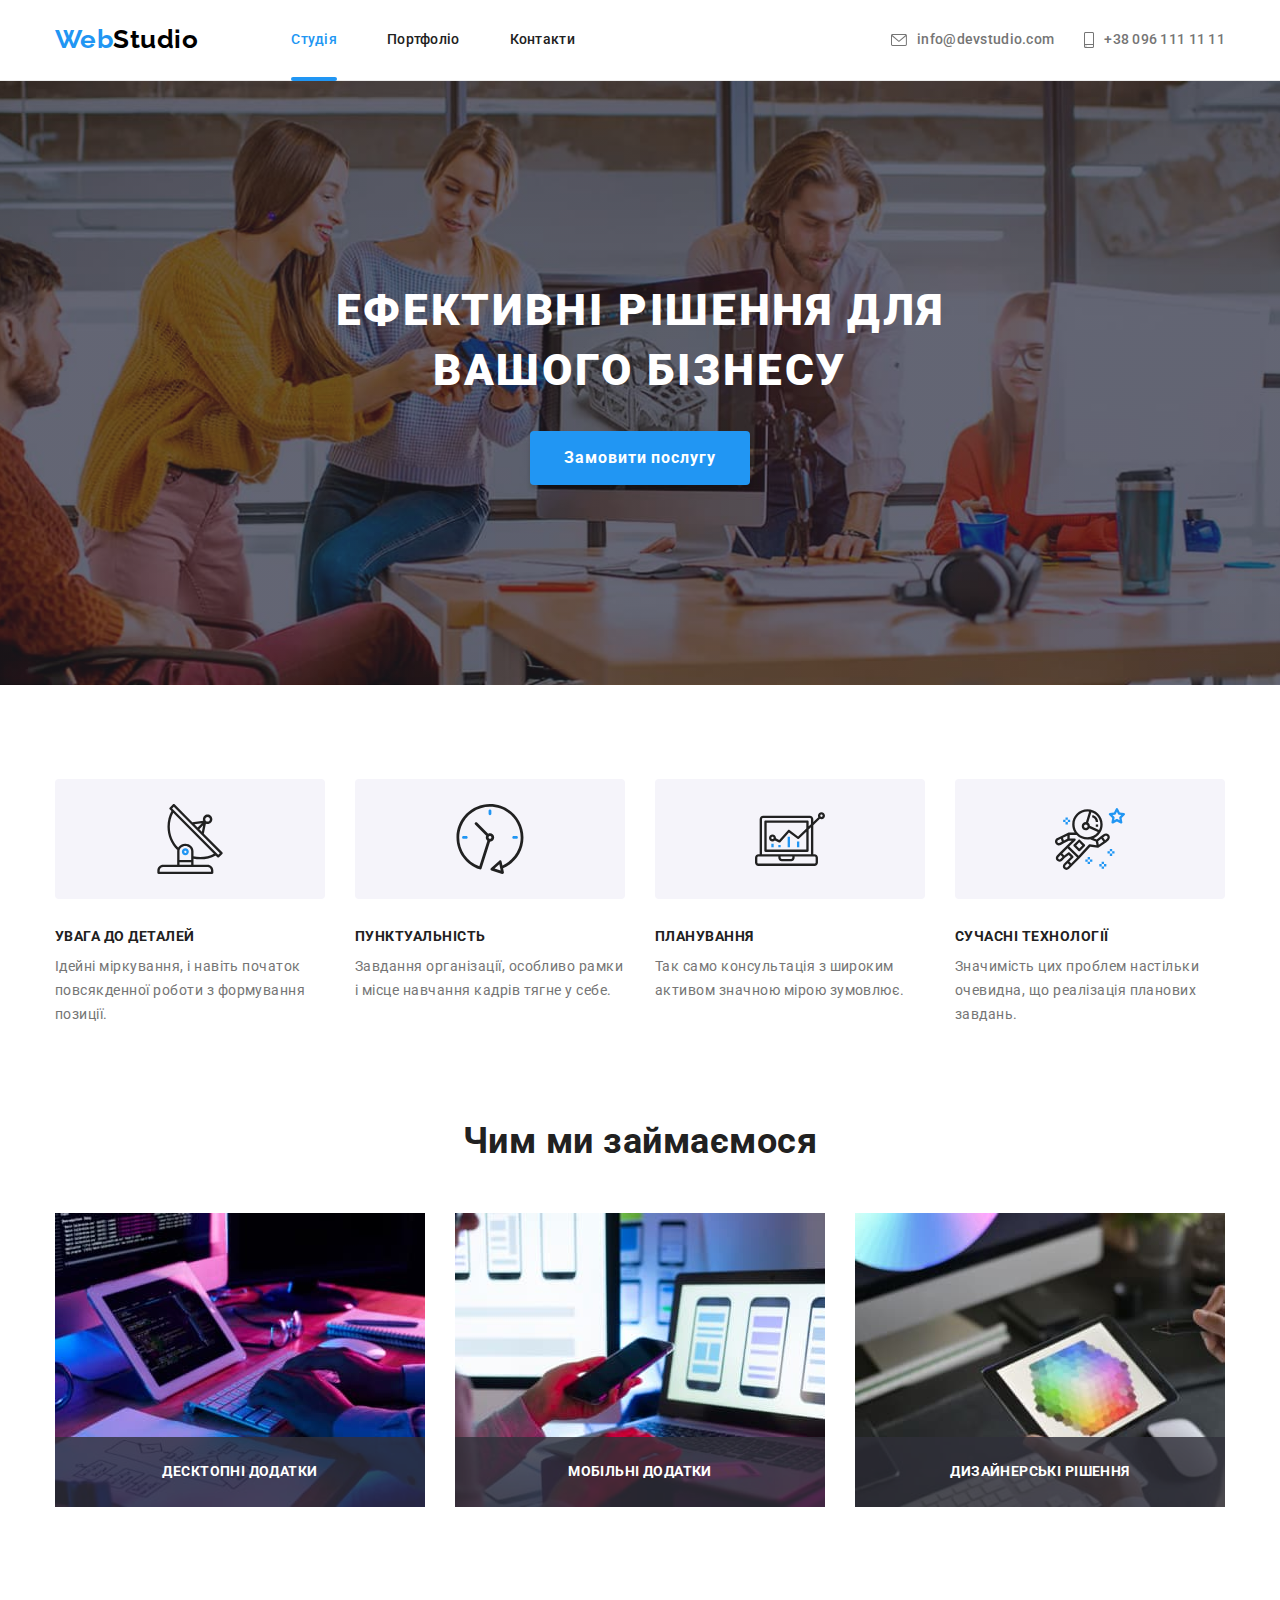
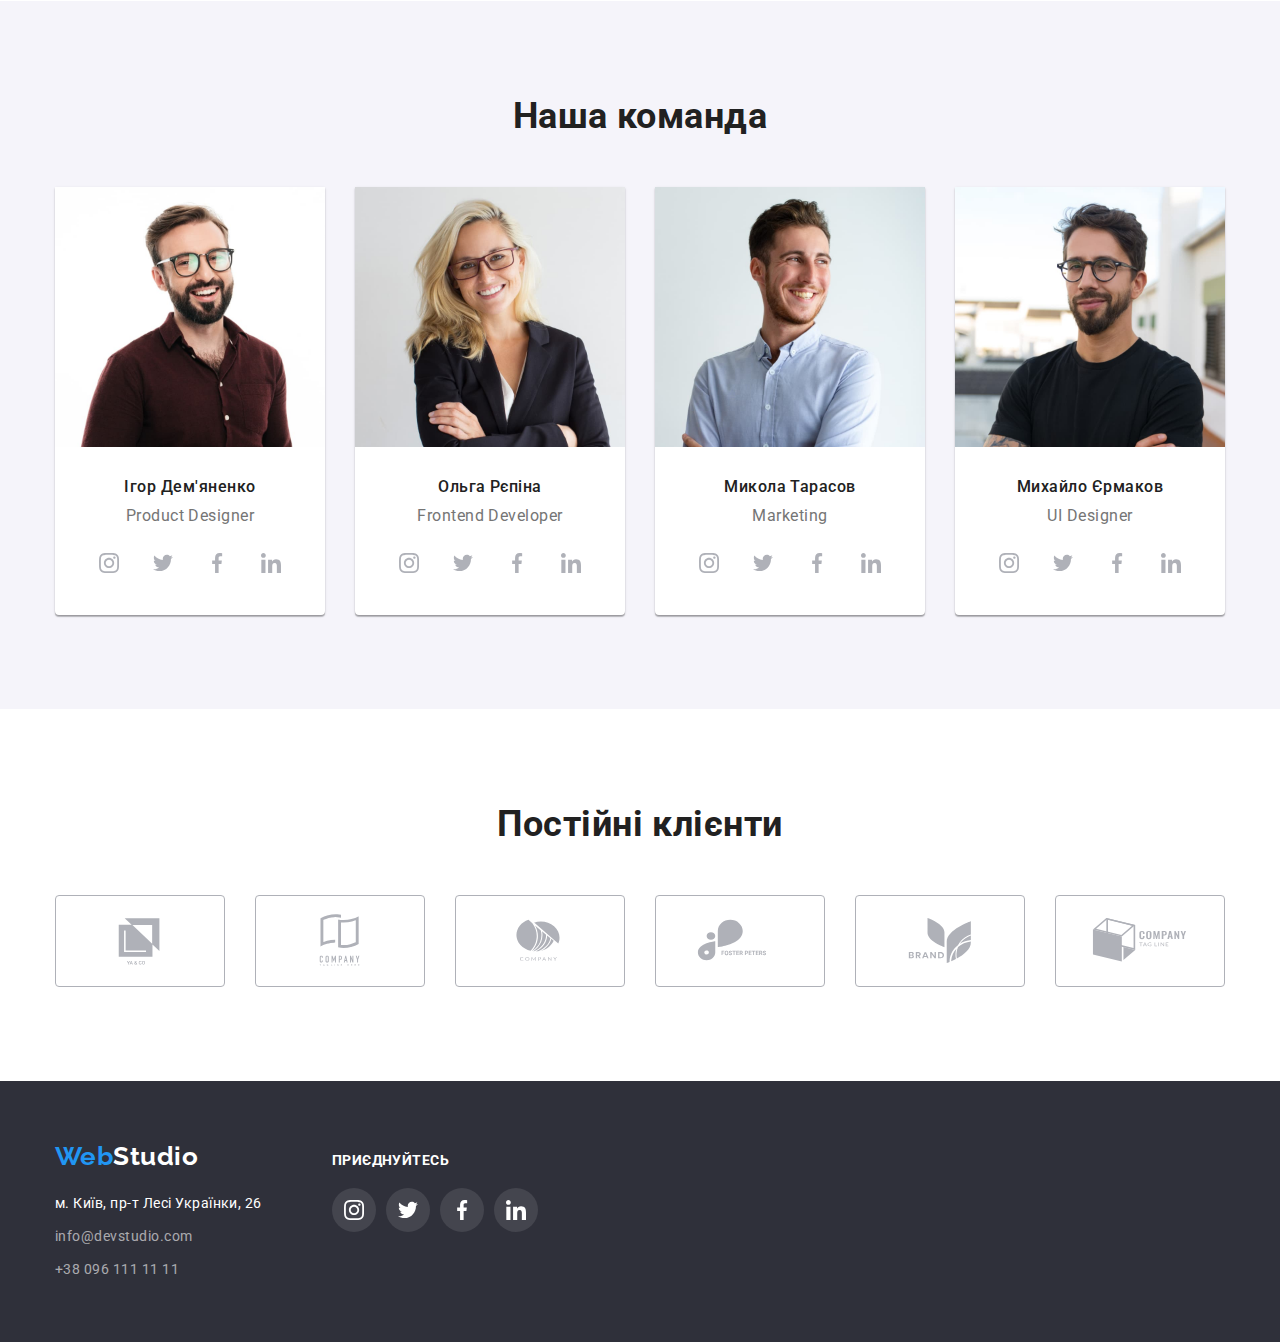
<file: index.html>
<!DOCTYPE html>
<html lang="uk">
  <head>
    <meta charset="UTF-8" />
    <meta http-equiv="X-UA-Compatible" content="IE=edge" />
    <meta name="viewport" content="width=device-width, initial-scale=1.0" />
    <title>Студія</title>
    <link rel="preconnect" href="https://fonts.googleapis.com" />
    <link rel="preconnect" href="https://fonts.gstatic.com" crossorigin />
    <link
      href="https://fonts.googleapis.com/css2?family=Raleway:wght@700&family=Roboto:wght@400;500;700;900&display=swap"
      rel="stylesheet"
    />
    <link
      rel="stylesheet"
      href="https://cdnjs.cloudflare.com/ajax/libs/modern-normalize/1.1.0/modern-normalize.min.css"
    />
    <link rel="stylesheet" href="./css/styles.css" />
  </head>
  <body>
    <!-- Шапка сайта -->
    <header class="page-header">
      <div class="container main-nav">
        <!-- Навігація -->
        <nav class="main-nav">
          <a lang="en" href="./index.html" class="logo link-hidden"
            >Web<span class="logo-header">Studio</span></a
          >
          <ul class="site-nav list-hidden">
            <li class="item">
              <a href="./index.html" class="link link-hidden current"
                >Студія
                <div class="underline-decor"></div>
              </a>
            </li>
            <li class="item">
              <a href="./portfolio.html" class="link link-hidden">Портфоліо</a>
            </li>
            <li class="item"><a href="#" class="link link-hidden">Контакти</a></li>
          </ul>
        </nav>
        <!-- Лінки контактів -->
        <ul class="links-contact list-hidden">
          <li class="item">
            <a href="mailto:info@devstudio.com" class="contact link-hidden">
              <svg class="contact-icon" width="16" height="12">
                <use href="./images/icons.svg#icon-envelope"></use>
              </svg>
              <span>info@devstudio.com</span></a
            >
          </li>
          <li class="item">
            <a href="tel:+380961111111" class="contact link-hidden">
              <svg class="contact-icon" width="10" height="16">
                <use href="./images/icons.svg#icon-smartphone"></use>
              </svg>
              <span>+38 096 111 11 11</span></a
            >
          </li>
        </ul>
      </div>
    </header>
    <main>
      <!-- Герой -->
      <section class="hero-section">
        <h1 class="title">Ефективні рішення для вашого бізнесу</h1>
        <button data-modal-open class="title-button cursor" type="button">Замовити послугу</button>
        <div data-modal class="backdrop is-hidden">
          <div class="modal">
            <button data-modal-close type="button" class="button-close cursor">
              <svg class="button-picture" width="18" height="18">
                <use href="./images/icons.svg#icon-close-black"></use>
              </svg>
            </button>
          </div>
        </div>
      </section>
      <!-- features -->
      <section class="section">
        <div class="container">
          <h2 class="section-title visually-hidden">Наші особливості</h2>
          <ul class="list-box list-hidden">
            <li class="item">
              <div class="features-box">
                <svg class="features-picture" width="70" height="70">
                  <use href="./images/icons.svg#icon-antenna"></use>
                </svg>
              </div>
              <h3 class="caption">УВАГА ДО ДЕТАЛЕЙ</h3>
              <p class="caption-text">
                Ідейні міркування, і навіть початок повсякденної роботи з формування позиції.
              </p>
            </li>
            <li class="item">
              <div class="features-box">
                <svg class="features-picture" width="70" height="70">
                  <use href="./images/icons.svg#icon-clock"></use>
                </svg>
              </div>
              <h3 class="caption">ПУНКТУАЛЬНІСТЬ</h3>
              <p class="caption-text">
                Завдання організації, особливо рамки і місце навчання кадрів тягне у себе.
              </p>
            </li>
            <li class="item">
              <div class="features-box">
                <svg class="features-picture" width="70" height="70">
                  <use href="./images/icons.svg#icon-diagram"></use>
                </svg>
              </div>
              <h3 class="caption">ПЛАНУВАННЯ</h3>
              <p class="caption-text">
                Так само консультація з широким активом значною мірою зумовлює.
              </p>
            </li>
            <li class="item">
              <div class="features-box">
                <svg class="features-picture" width="70" height="70">
                  <use href="./images/icons.svg#icon-astronaut"></use>
                </svg>
              </div>
              <h3 class="caption">СУЧАСНІ ТЕХНОЛОГІЇ</h3>
              <p class="caption-text">
                Значимість цих проблем настільки очевидна, що реалізація планових завдань.
              </p>
            </li>
          </ul>
        </div>
      </section>
      <!-- Чим ми займаємося -->
      <section class="section no-padding">
        <div class="container">
          <h2 class="section-title">Чим ми займаємося</h2>
          <ul class="list-images list-hidden">
            <li class="item-images">
              <div class="thumb-features">
                <img
                  class="images"
                  src="./images/webdev.jpg"
                  alt="Веб-розробник пише код"
                  width="370"
                />
                <div class="thumb-background">
                  <p class="thumb-caption">Десктопні додатки</p>
                </div>
              </div>
            </li>
            <li class="item-images">
              <div class="thumb-features">
                <img
                  class="images"
                  src="./images/designer.jpg"
                  alt="Дизайнер малює макет"
                  width="370"
                />
                <div class="thumb-background">
                  <p class="thumb-caption">Мобільні додатки</p>
                </div>
              </div>
            </li>
            <li class="item-images">
              <div class="thumb-features">
                <img
                  class="images"
                  src="./images/takingcolor.jpg"
                  alt="Людина обирає колір"
                  width="370"
                />
                <div class="thumb-background">
                  <p class="thumb-caption">Дизайнерські рішення</p>
                </div>
              </div>
            </li>
          </ul>
        </div>
      </section>
      <!-- Перелік команди -->
      <section class="team section">
        <div class="container">
          <h2 class="section-title">Наша команда</h2>
          <ul class="worker-list list-hidden">
            <li class="item">
              <img
                class="worker-avatar"
                src="./images/smilingworker.jpg"
                alt="Фото продуктового дизайнера"
                width="270"
              />
              <div class="worker-container">
                <h3 class="worker-name caption">Ігор Дем'яненко</h3>
                <p lang="en" class="caption-text">Product Designer</p>

                <ul class="list-hidden socials">
                  <li class="link-socials">
                    <a href="" class="socials-attention">
                      <svg class="features-picture" width="20" height="20">
                        <use href="./images/icons.svg#icon-instagram"></use>
                      </svg>
                    </a>
                  </li>
                  <li class="link-socials">
                    <a href="" class="socials-attention">
                      <svg class="features-picture" width="20" height="20">
                        <use href="./images/icons.svg#icon-twitter"></use>
                      </svg>
                    </a>
                  </li>
                  <li class="link-socials">
                    <a href="" class="socials-attention">
                      <svg class="features-picture" width="20" height="20">
                        <use href="./images/icons.svg#icon-facebook"></use>
                      </svg>
                    </a>
                  </li>
                  <li class="link-socials">
                    <a href="" class="socials-attention">
                      <svg class="features-picture" width="20" height="20">
                        <use href="./images/icons.svg#icon-linkedin"></use>
                      </svg>
                    </a>
                  </li>
                </ul>
              </div>
            </li>
            <li class="item">
              <img
                class="worker-avatar"
                src="./images/smiling-frontend-dev.jpg"
                alt="Фото фронтенд-розробниці"
                width="270"
              />
              <div class="worker-container">
                <h3 class="worker-name caption">Ольга Рєпіна</h3>
                <p lang="en" class="caption-text">Frontend Developer</p>

                <ul class="list-hidden socials">
                  <li class="link-socials">
                    <a href="" class="socials-attention">
                      <svg class="features-picture" width="20" height="20">
                        <use href="./images/icons.svg#icon-instagram"></use>
                      </svg>
                    </a>
                  </li>
                  <li class="link-socials">
                    <a href="" class="socials-attention">
                      <svg class="features-picture" width="20" height="20">
                        <use href="./images/icons.svg#icon-twitter"></use>
                      </svg>
                    </a>
                  </li>
                  <li class="link-socials">
                    <a href="" class="socials-attention">
                      <svg class="features-picture" width="20" height="20">
                        <use href="./images/icons.svg#icon-facebook"></use>
                      </svg>
                    </a>
                  </li>
                  <li class="link-socials">
                    <a href="" class="socials-attention">
                      <svg class="features-picture" width="20" height="20">
                        <use href="./images/icons.svg#icon-linkedin"></use>
                      </svg>
                    </a>
                  </li>
                </ul>
              </div>
            </li>
            <li class="item">
              <img
                class="worker-avatar"
                src="./images/responsible-of-marketing.jpg"
                alt="Фото відповідального за маркетинг"
                width="270"
              />
              <div class="worker-container">
                <h3 class="worker-name caption">Микола Тарасов</h3>
                <p lang="en" class="caption-text">Marketing</p>

                <ul class="list-hidden socials">
                  <li class="link-socials">
                    <a href="" class="socials-attention">
                      <svg class="features-picture" width="20" height="20">
                        <use href="./images/icons.svg#icon-instagram"></use>
                      </svg>
                    </a>
                  </li>
                  <li class="link-socials">
                    <a href="" class="socials-attention">
                      <svg class="features-picture" width="20" height="20">
                        <use href="./images/icons.svg#icon-twitter"></use>
                      </svg>
                    </a>
                  </li>
                  <li class="link-socials">
                    <a href="" class="socials-attention">
                      <svg class="features-picture" width="20" height="20">
                        <use href="./images/icons.svg#icon-facebook"></use>
                      </svg>
                    </a>
                  </li>
                  <li class="link-socials">
                    <a href="" class="socials-attention">
                      <svg class="features-picture" width="20" height="20">
                        <use href="./images/icons.svg#icon-linkedin"></use>
                      </svg>
                    </a>
                  </li>
                </ul>
              </div>
            </li>
            <li class="item">
              <img
                class="worker-avatar"
                src="./images/photo-of-UI-designer.jpg"
                alt="Фото користувацького дизайнера"
                width="270"
              />
              <div class="worker-container">
                <h3 class="worker-name caption">Михайло Єрмаков</h3>
                <p lang="en" class="caption-text">UI Designer</p>

                <ul class="list-hidden socials">
                  <li class="link-socials">
                    <a href="" class="socials-attention">
                      <svg class="features-picture" width="20" height="20">
                        <use href="./images/icons.svg#icon-instagram"></use>
                      </svg>
                    </a>
                  </li>
                  <li class="link-socials">
                    <a href="" class="socials-attention">
                      <svg class="features-picture" width="20" height="20">
                        <use href="./images/icons.svg#icon-twitter"></use>
                      </svg>
                    </a>
                  </li>
                  <li class="link-socials">
                    <a href="" class="socials-attention">
                      <svg class="features-picture" width="20" height="20">
                        <use href="./images/icons.svg#icon-facebook"></use>
                      </svg>
                    </a>
                  </li>
                  <li class="link-socials">
                    <a href="" class="socials-attention">
                      <svg class="features-picture" width="20" height="20">
                        <use href="./images/icons.svg#icon-linkedin"></use>
                      </svg>
                    </a>
                  </li>
                </ul>
              </div>
            </li>
          </ul>
        </div>
      </section>
      <!-- Постійні клієнти -->
      <section class="section">
        <div class="container">
          <h2 class="section-title">Постійні клієнти</h2>
          <ul class="list-hidden client">
            <li>
              <a class="link-hidden client-box" href=""
                ><svg class="client-picture" width="106" height="60">
                  <use href="./images/icons.svg#icon-Logo-first"></use></svg
              ></a>
            </li>
            <li>
              <a class="link-hidden client-box" href=""
                ><svg class="client-picture" width="106" height="60">
                  <use href="./images/icons.svg#icon-Logo-yaco"></use></svg
              ></a>
            </li>
            <li>
              <a class="link-hidden client-box" href=""
                ><svg class="client-picture" width="106" height="60">
                  <use href="./images/icons.svg#icon-Logo-tagline"></use></svg
              ></a>
            </li>
            <li>
              <a class="link-hidden client-box" href=""
                ><svg class="client-picture" width="106" height="60">
                  <use href="./images/icons.svg#icon-Logo-fooster"></use></svg
              ></a>
            </li>
            <li>
              <a class="link-hidden client-box" href=""
                ><svg class="client-picture" width="106" height="60">
                  <use href="./images/icons.svg#icon-Logo-brand"></use></svg
              ></a>
            </li>
            <li>
              <a class="link-hidden client-box" href=""
                ><svg class="client-picture" width="106" height="60">
                  <use href="./images/icons.svg#icon-Logo-company"></use></svg
              ></a>
            </li>
          </ul>
        </div>
      </section>
    </main>
    <footer class="footer-section">
      <div class="container">
        <div class="foot-box">
          <!-- Подвал, лого -->
          <a lang="en" href="./index.html" class="logo"
            >Web<span class="logo-footer">Studio</span></a
          >
          <!-- Адреса -->
          <address class="address">
            <ul class="address-links list-hidden">
              <li class="address-items">
                <a
                  class="link-hidden address-place"
                  href="https://goo.gl/maps/CPtrU1FHBa2aNyZL9"
                  target="_blank"
                  rel="noopener noreferrer nofollow"
                  >м. Київ, пр-т Лесі Українки, 26</a
                >
              </li>
              <li class="address-items">
                <a
                  class="contact link-hidden"
                  href="mailto:info@devstudio.com"
                  target="_blank"
                  rel="noopener noreferrer nofollow"
                  >info@devstudio.com</a
                >
              </li>
              <li class="address-items">
                <a
                  class="contact link-hidden"
                  href="tel:+380961111111"
                  target="_blank"
                  rel="noopener noreferrer nofollow"
                  >+38 096 111 11 11</a
                >
              </li>
            </ul>
          </address>
        </div>
        <div class="box-socials">
          <p class="subtitle-footer">Приєднуйтесь</p>
          <ul class="list-hidden socials">
            <li class="link-socials">
              <a href="" class="socials-attention footer-attention">
                <svg class="features-picture" width="20" height="20">
                  <use href="./images/icons.svg#icon-instagram"></use>
                </svg>
              </a>
            </li>
            <li class="link-socials">
              <a href="" class="socials-attention footer-attention">
                <svg class="features-picture" width="20" height="20">
                  <use href="./images/icons.svg#icon-twitter"></use>
                </svg>
              </a>
            </li>
            <li class="link-socials">
              <a href="" class="socials-attention footer-attention">
                <svg class="features-picture" width="20" height="20">
                  <use href="./images/icons.svg#icon-facebook"></use>
                </svg>
              </a>
            </li>
            <li class="link-socials">
              <a href="" class="socials-attention footer-attention">
                <svg class="features-picture" width="20" height="20">
                  <use href="./images/icons.svg#icon-linkedin"></use>
                </svg>
              </a>
            </li>
          </ul>
        </div>
      </div>
    </footer>
    <script src="./js/modal.js"></script>
  </body>
</html>
</file>
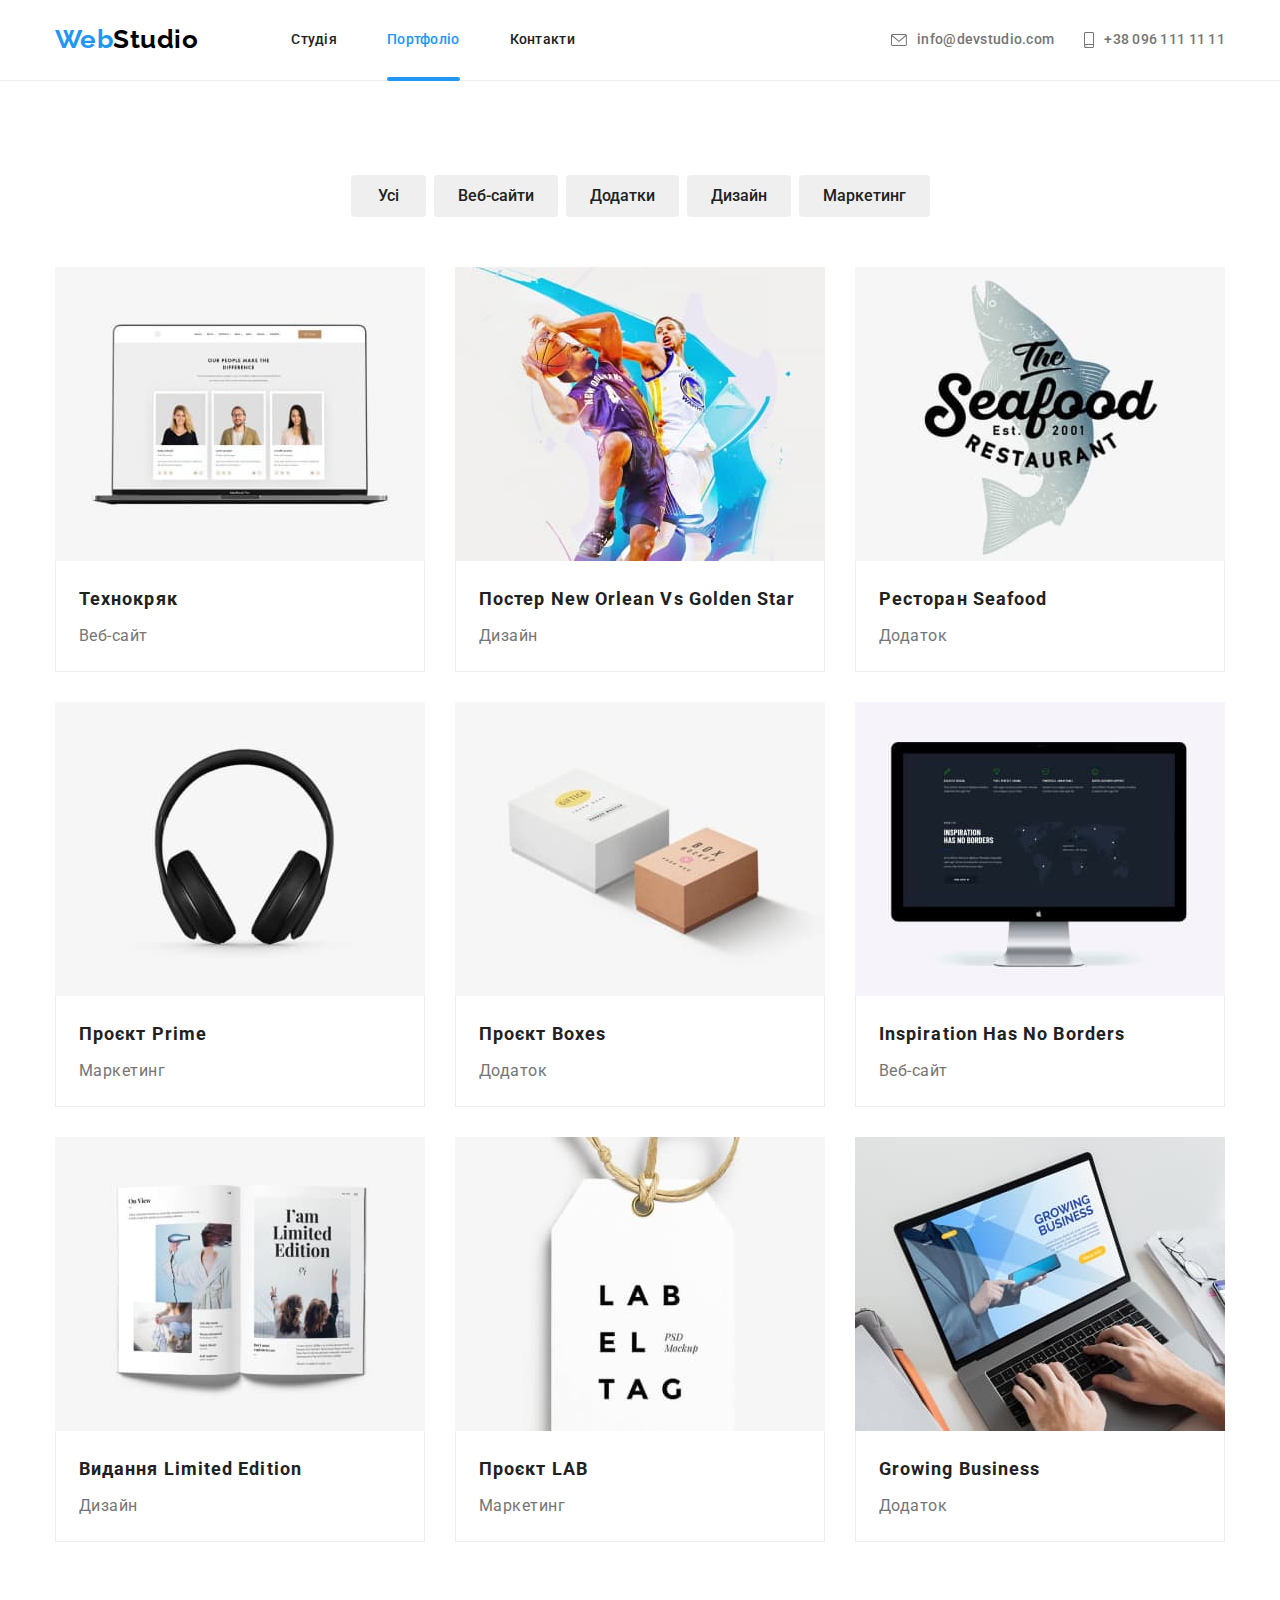
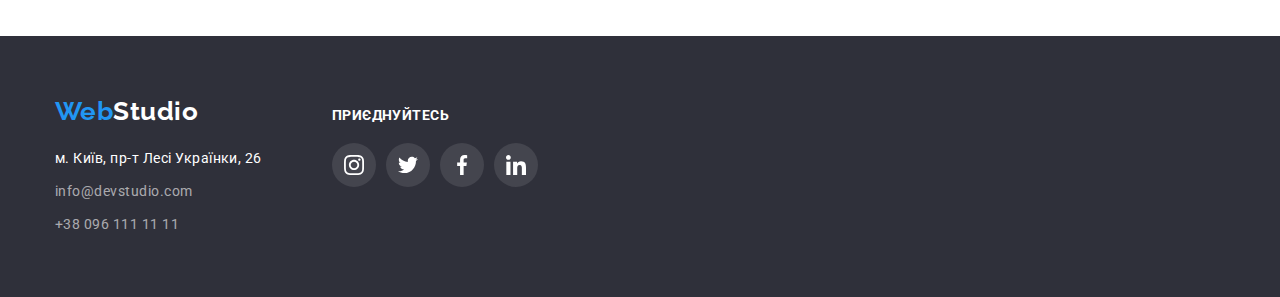
<file: portfolio.html>
<!DOCTYPE html>
<html lang="uk">
  <head>
    <meta charset="UTF-8" />
    <meta http-equiv="X-UA-Compatible" content="IE=edge" />
    <meta name="viewport" content="width=device-width, initial-scale=1.0" />
    <title>Портфоліо</title>
    <link rel="preconnect" href="https://fonts.googleapis.com" />
    <link rel="preconnect" href="https://fonts.gstatic.com" crossorigin />
    <link
      href="https://fonts.googleapis.com/css2?family=Raleway:wght@700&family=Roboto:wght@400;500;700;900&display=swap"
      rel="stylesheet"
    />
    <link
      rel="stylesheet"
      href="https://cdnjs.cloudflare.com/ajax/libs/modern-normalize/1.1.0/modern-normalize.min.css"
    />
    <link rel="stylesheet" href="./css/styles.css" />
  </head>
  <body>
    <!-- Шапка сайта -->
    <header class="page-header">
      <div class="container main-nav">
        <!-- Навігація -->
        <nav class="main-nav">
          <a lang="en" href="./index.html" class="logo link-hidden"
            >Web<span class="logo-header">Studio</span></a
          >
          <ul class="site-nav list-hidden">
            <li class="item">
              <a href="./index.html" class="link link-hidden">Студія</a>
            </li>
            <li class="item">
              <a href="./portfolio.html" class="link link-hidden current"
                >Портфоліо
                <div class="underline-decor"></div
              ></a>
            </li>
            <li class="item"><a href="#" class="link link-hidden">Контакти</a></li>
          </ul>
        </nav>
        <!-- Лінки контактів -->
        <ul class="links-contact list-hidden">
          <li class="item">
            <a href="mailto:info@devstudio.com" class="contact link-hidden">
              <svg class="contact-icon" width="16" height="12">
                <use href="./images/icons.svg#icon-envelope"></use>
              </svg>
              info@devstudio.com</a
            >
          </li>
          <li class="item">
            <a href="tel:+380961111111" class="contact link-hidden">
              <svg class="contact-icon" width="10" height="16">
                <use href="./images/icons.svg#icon-smartphone"></use>
              </svg>
              +38 096 111 11 11</a
            >
          </li>
        </ul>
      </div>
    </header>
    <main>
      <section class="section">
        <div class="container">
          <!-- Скрити заголовок -->
          <h1 class="section-title visually-hidden">Сторінка портфоліо</h1>
          <!-- Кнопки-фільтри -->
          <ul class="list-hidden small-margin">
            <li class="button-item">
              <button type="button" class="button cursor btn-main">Усі</button>
            </li>
            <li class="button-item">
              <button type="button" class="button cursor">Веб-сайти</button>
            </li>
            <li class="button-item">
              <button type="button" class="button cursor">Додатки</button>
            </li>
            <li class="button-item"><button type="button" class="button cursor">Дизайн</button></li>
            <li class="button-item">
              <button type="button" class="button cursor">Маркетинг</button>
            </li>
          </ul>
          <!-- Ассортимент з фильтрів -->
          <ul class="list-hidden filter list-benefits">
            <li class="benefits-item">
              <a href="" class="link-hidden">
                <div class="thumb">
                  <img
                    class="image-fix"
                    src="./images/techkryak.jpg"
                    alt="картинка з макетом вебсайту"
                    width="370"
                  />
                  <div class="thumb-overlay">
                    <p class="thumb-description">
                      Ресурс пропонує комплексні пропозиції з різним рівнем функціоналу та сервісів.
                      Все це дозволить відвідувачу отримати вичерпні відомості про компанію чи
                      приватну особу.
                    </p>
                  </div>
                </div>
                <div class="benefits-link">
                  <h2 class="caption secondary-caption">Технокряк</h2>
                  <p class="list-text">Веб-сайт</p>
                </div>
              </a>
            </li>
            <li class="benefits-item">
              <a href="" class="link-hidden">
                <div class="thumb">
                  <img
                    class="image-fix"
                    src="./images/poster.jpg"
                    alt="постер з баскетболістами"
                    width="370"
                  />
                  <div class="thumb-overlay">
                    <p class="thumb-description">
                      Ресурс пропонує комплексні пропозиції з різним рівнем функціоналу та сервісів.
                      Все це дозволить відвідувачу отримати вичерпні відомості про компанію чи
                      приватну особу.
                    </p>
                  </div>
                </div>
                <div class="benefits-link">
                  <h2 class="caption secondary-caption">Постер New Orlean vs Golden Star</h2>
                  <p class="list-text">Дизайн</p>
                </div>
              </a>
            </li>
            <li class="benefits-item">
              <a href="" class="link-hidden">
                <div class="thumb">
                  <img
                    class="image-fix"
                    src="./images/logo-of-restoran.jpg"
                    alt="постер з баскетболістами"
                    width="370"
                  />
                  <div class="thumb-overlay">
                    <p class="thumb-description">
                      Ресурс пропонує комплексні пропозиції з різним рівнем функціоналу та сервісів.
                      Все це дозволить відвідувачу отримати вичерпні відомості про компанію чи
                      приватну особу.
                    </p>
                  </div>
                </div>
                <div class="benefits-link">
                  <h2 class="caption secondary-caption">Ресторан Seafood</h2>
                  <p class="list-text">Додаток</p>
                </div>
              </a>
            </li>
            <li class="benefits-item">
              <a href="" class="link-hidden">
                <div class="thumb">
                  <img
                    class="image-fix"
                    src="./images/headphones.jpg"
                    alt="постер з баскетболістами"
                    width="370"
                  />
                  <div class="thumb-overlay">
                    <p class="thumb-description">
                      Ресурс пропонує комплексні пропозиції з різним рівнем функціоналу та сервісів.
                      Все це дозволить відвідувачу отримати вичерпні відомості про компанію чи
                      приватну особу.
                    </p>
                  </div>
                </div>
                <div class="benefits-link">
                  <h2 class="caption secondary-caption">Проєкт Prime</h2>
                  <p class="list-text">Маркетинг</p>
                </div>
              </a>
            </li>
            <li class="benefits-item">
              <a href="" class="link-hidden">
                <div class="thumb">
                  <img
                    class="image-fix"
                    src="./images/boxes.jpg"
                    alt="постер з баскетболістами"
                    width="370"
                  />
                  <div class="thumb-overlay">
                    <p class="thumb-description">
                      Ресурс пропонує комплексні пропозиції з різним рівнем функціоналу та сервісів.
                      Все це дозволить відвідувачу отримати вичерпні відомості про компанію чи
                      приватну особу.
                    </p>
                  </div>
                </div>
                <div class="benefits-link">
                  <h2 class="caption secondary-caption">Проєкт Boxes</h2>
                  <p class="list-text">Додаток</p>
                </div>
              </a>
            </li>
            <li class="benefits-item">
              <a href="" class="link-hidden">
                <div class="thumb">
                  <img
                    class="image-fix"
                    src="./images/pc-maket.jpg"
                    alt="постер з баскетболістами"
                    width="370"
                  />
                  <div class="thumb-overlay">
                    <p class="thumb-description">
                      Ресурс пропонує комплексні пропозиції з різним рівнем функціоналу та сервісів.
                      Все це дозволить відвідувачу отримати вичерпні відомості про компанію чи
                      приватну особу.
                    </p>
                  </div>
                </div>
                <div class="benefits-link">
                  <h2 class="caption secondary-caption">Inspiration has no Borders</h2>
                  <p class="list-text">Веб-сайт</p>
                </div>
              </a>
            </li>
            <li class="benefits-item">
              <a href="" class="link-hidden">
                <div class="thumb">
                  <img
                    class="image-fix"
                    src="./images/limited-edition.jpg"
                    alt="постер з баскетболістами"
                    width="370"
                  />
                  <div class="thumb-overlay">
                    <p class="thumb-description">
                      Ресурс пропонує комплексні пропозиції з різним рівнем функціоналу та сервісів.
                      Все це дозволить відвідувачу отримати вичерпні відомості про компанію чи
                      приватну особу.
                    </p>
                  </div>
                </div>
                <div class="benefits-link">
                  <h2 class="caption secondary-caption">Видання Limited Edition</h2>
                  <p class="list-text">Дизайн</p>
                </div>
              </a>
            </li>
            <li class="benefits-item">
              <a href="" class="link-hidden">
                <div class="thumb">
                  <img
                    class="image-fix"
                    src="./images/label.jpg"
                    alt="постер з баскетболістами"
                    width="370"
                  />
                  <div class="thumb-overlay">
                    <p class="thumb-description">
                      Ресурс пропонує комплексні пропозиції з різним рівнем функціоналу та сервісів.
                      Все це дозволить відвідувачу отримати вичерпні відомості про компанію чи
                      приватну особу.
                    </p>
                  </div>
                </div>
                <div class="benefits-link">
                  <h2 class="caption secondary-caption">Проєкт LAB</h2>
                  <p class="list-text">Маркетинг</p>
                </div>
              </a>
            </li>
            <li class="benefits-item">
              <a href="" class="link-hidden">
                <div class="thumb">
                  <img
                    class="image-fix"
                    src="./images/web-maket-on-the-laptop.jpg"
                    alt="постер з баскетболістами"
                    width="370"
                  />
                  <div class="thumb-overlay">
                    <p class="thumb-description">
                      Ресурс пропонує комплексні пропозиції з різним рівнем функціоналу та сервісів.
                      Все це дозволить відвідувачу отримати вичерпні відомості про компанію чи
                      приватну особу.
                    </p>
                  </div>
                </div>
                <div class="benefits-link">
                  <h2 class="caption secondary-caption">Growing Business</h2>
                  <p class="list-text">Додаток</p>
                </div>
              </a>
            </li>
          </ul>
        </div>
      </section>
    </main>
    <footer class="footer-section">
      <div class="container">
        <div class="foot-box">
          <!-- Подвал, лого -->
          <a lang="en" href="./index.html" class="logo"
            >Web<span class="logo-footer">Studio</span></a
          >
          <!-- Адреса -->
          <address class="address">
            <ul class="address-links list-hidden">
              <li class="address-items">
                <a
                  class="link-hidden address-place"
                  href="https://goo.gl/maps/CPtrU1FHBa2aNyZL9"
                  target="_blank"
                  rel="noopener noreferrer nofollow"
                  >м. Київ, пр-т Лесі Українки, 26</a
                >
              </li>
              <li class="address-items">
                <a
                  class="contact link-hidden"
                  href="mailto:info@devstudio.com"
                  target="_blank"
                  rel="noopener noreferrer nofollow"
                  >info@devstudio.com</a
                >
              </li>
              <li class="address-items">
                <a
                  class="contact link-hidden"
                  href="tel:+380961111111"
                  target="_blank"
                  rel="noopener noreferrer nofollow"
                  >+38 096 111 11 11</a
                >
              </li>
            </ul>
          </address>
        </div>
        <div class="box-socials">
          <h3 class="subtitle-footer">Приєднуйтесь</h3>
          <ul class="list-hidden socials">
            <li class="link-socials">
              <a href="" class="socials-attention footer-attention">
                <svg class="features-picture" width="20" height="20">
                  <use href="./images/icons.svg#icon-instagram"></use>
                </svg>
              </a>
            </li>
            <li class="link-socials">
              <a href="" class="socials-attention footer-attention">
                <svg class="features-picture" width="20" height="20">
                  <use href="./images/icons.svg#icon-twitter"></use>
                </svg>
              </a>
            </li>
            <li class="link-socials">
              <a href="" class="socials-attention footer-attention">
                <svg class="features-picture" width="20" height="20">
                  <use href="./images/icons.svg#icon-facebook"></use>
                </svg>
              </a>
            </li>
            <li class="link-socials">
              <a href="" class="socials-attention footer-attention">
                <svg class="features-picture" width="20" height="20">
                  <use href="./images/icons.svg#icon-linkedin"></use>
                </svg>
              </a>
            </li>
          </ul>
        </div>
      </div>
    </footer>
  </body>
</html>
</file>
<file: css/styles.css>
:root {
  --primary-text-color: #757575;
  --title-text-color: #212121;
  --secondary-text-color: #ffffff;
  --accent-color: #2196f3;
  --primary-bgr-color: #ffffff;
  --primary-button-bgr-color: #f5f4fa;
  --link-color: #afb1b8;
}

body {
  color: var(--primary-text-color);
  background-color: var(--primary-bgr-color);

  font-family: Roboto, sans-serif;
  font-size: 16px;
  letter-spacing: 0.03em;
}

/* Видаляє маржин у заголовків, Видаляє маржин у абзаців */

h1,
h2,
h3,
h4,
h5,
h6,
p {
  margin-top: 0;
  margin-bottom: 0;
}

/* видаляє крапки */

.list-hidden {
  list-style: none;
  padding: 0;
  margin: 0;
}

/* видаляє підкреслення під силками */

.link-hidden {
  text-decoration-line: none;
}

.visually-hidden {
  position: absolute;
  white-space: nowrap;
  width: 1px;
  height: 1px;
  overflow: hidden;
  border: 0;
  padding: 0;
  clip: rect(0 0 0 0);
  clip-path: inset(50%);
  margin: -1px;
}

svg {
  display: block;
}
/* page-header */

.page-header {
  border-bottom: 1px solid #ececec;
}

/* LOGO */

.logo {
  color: var(--accent-color);
  text-decoration-line: none;
  font-family: Raleway, sans-serif;
  font-weight: 700;
  font-size: 26px;
  line-height: 1.2;
}

.logo-header {
  color: #000000;
}

.logo-footer {
  color: #ffffff;
}

/* SITE NAV */

.site-nav {
  display: flex;
  margin-left: 93px;
}

.site-nav > .item + .item {
  margin-left: 50px;
}

.site-nav .link {
  display: block;
  padding-top: 32px;
  padding-bottom: 32px;

  color: var(--title-text-color);
  font-weight: 500;
  font-size: 14px;
  line-height: 1.14;
  letter-spacing: 0.02em;

  transition: color 250ms cubic-bezier(0.4, 0, 0.2, 1);
}

.site-nav .link:hover,
.site-nav .link:focus {
  color: var(--accent-color);
}

.site-nav .link.current {
  color: var(--accent-color);
}

/* Позиціонування підкрслення в шапці */

.link {
  position: relative;
}

.underline-decor::after {
  position: absolute;
  content: '';
  bottom: -1px;
  left: 0;

  width: 100%;
  height: 4px;
  border-radius: 2px;

  background-color: var(--accent-color);
}

/* main-nav */

.main-nav {
  display: flex;
  align-items: center;
}

/* links-contact */

.links-contact {
  display: flex;
  margin-left: auto;
}

.links-contact > .item + .item {
  margin-left: 30px;
}

.links-contact .contact {
  color: var(--primary-text-color);

  font-weight: 500;
  font-size: 14px;
  line-height: 1.14;
  letter-spacing: 0.02em;

  display: flex;
  align-items: center;

  transition: color 250ms cubic-bezier(0.4, 0, 0.2, 1);
}

.contact:hover,
.contact:focus {
  color: var(--accent-color);
}

.contact-icon {
  fill: currentColor;
  margin-right: 10px;
  display: inline-block;
}

.contact-icon:hover {
  fill: var(--accent-color);
}

/* Hero */

.title {
  width: 696px;
  margin-left: auto;
  margin-right: auto;
  color: #ffffff;
  text-transform: uppercase;
  font-weight: 900;
  font-size: 44px;
  line-height: 1.36;
  text-align: center;
  letter-spacing: 0.06em;
  margin-top: 0;
  margin-bottom: 30px;
}

.title-button {
  color: #ffffff;
  background-color: var(--accent-color);
  font-family: inherit;
  font-weight: 700;
  font-size: 16px;
  line-height: 1.88;

  letter-spacing: 0.06em;
  min-width: 216px;
  padding: 10px 32px;
  box-shadow: 0px 4px 4px rgba(0, 0, 0, 0.15);
  border-radius: 4px;
  border-color: transparent;

  transition: color, background-color, border-color 250ms cubic-bezier(0.4, 0, 0.2, 1);
}

.title-button:hover {
  color: var(--secondary-text-color);
  background-color: #188ce8;
  border-color: var(--accent-color);
}

.hero-section {
  max-width: 1600px;

  background-color: #2f303a;
  background-image: linear-gradient(to right, rgba(47, 48, 58, 0.4), rgba(47, 48, 58, 0.4)),
    url(../images/hero-banner.jpg);
  background-size: cover;
  background-position: center;
  background-repeat: no-repeat;

  text-align: center;

  margin-left: auto;
  margin-right: auto;
  padding-top: 200px;
  padding-bottom: 200px;
}

/* hero-backdrop */

.backdrop {
  position: fixed;
  z-index: 20;
  top: 0;
  left: 0;

  width: 100%;
  height: 100%;
  opacity: 1;
  transition: opacity 250ms cubic-bezier(0.4, 0, 0.2, 1);

  background-color: rgba(0, 0, 0, 0.2);
}

.backdrop.is-hidden {
  opacity: 0;
  pointer-events: none;
}

/* hero-modal */

.backdrop.is-hidden .modal {
  transform: translate(-50%, -50%) scale(1.1);
  transition: transform 250ms cubic-bezier(0.4, 0, 0.2, 1);
}

.modal {
  position: absolute;
  top: 50%;
  left: 50%;

  min-width: 528px;
  min-height: 581px;
  background-color: var(--primary-bgr-color);
  box-shadow: 0px 1px 3px rgba(0, 0, 0, 0.12), 0px 1px 1px rgba(0, 0, 0, 0.14),
    0px 2px 1px rgba(0, 0, 0, 0.2);
  border-radius: 4px;

  transform: translate(-50%, -50%) scale(1);
  transition: transform 250ms cubic-bezier(0.4, 0, 0.2, 1);
}

/* close-black button */

.button-close {
  position: absolute;
  top: 8px;
  right: 8px;

  display: flex;
  justify-content: center;
  align-items: center;

  padding: 0;
  width: 30px;
  height: 30px;
  border: 1px solid #0000001a;
  box-shadow: 0px 1px 3px rgba(0, 0, 0, 0.12), 0px 1px 1px rgba(0, 0, 0, 0.14),
    0px 2px 1px rgba(0, 0, 0, 0.2);
  border-radius: 50%;

  transition: color, background-color, border-color 250ms cubic-bezier(0.4, 0, 0.2, 1);

  background-color: var(--primary-bgr-color);
}

.button-close:hover {
  fill: var(--accent-color);
}

/* features box */

.list-box .caption-text {
  font-size: 14px;
}

.list-box {
  display: flex;
  /* background-color: teal; */
}

.features-picture {
  fill: currentColor;
}

.list-box > .item {
  width: calc((100% - 90px) / 4);
  margin-right: 30px;
  /* outline: 2px solid tomato; */
}

.list-box > .item:nth-child(4n) {
  margin-right: 0;
}

.features-box {
  width: 270px;
  height: 120px;
  background-color: var(--primary-button-bgr-color);

  margin-bottom: 30px;
  border-radius: 4px;

  display: flex;
  justify-content: center;
  align-items: center;
  color: var(--title-text-color);
}

/* Чим ми займаємось */

.list-images {
  display: flex;
}

.list-images > .item-images {
  margin-right: 30px;
}

.list-images > .item-images:nth-child(3n) {
  margin-right: 0;
}

.images {
  display: block;
}

/* Позиціонування чим ми займаємось (у фото) */

.thumb-features {
  position: relative;

  margin: 0;
  padding: 0;
}

.thumb-background {
  position: absolute;
  bottom: 0;
  left: 50%;
  transform: translate(-50%);

  display: flex;
  justify-content: center;
  align-items: center;
  width: 100%;
  height: 70px;

  background-color: #2f303acc;
}

.thumb-caption {
  margin-bottom: 0;

  font-weight: 700;
  font-size: 14px;
  line-height: 1.14;
  text-transform: uppercase;
  letter-spacing: 0.03em;

  color: var(--secondary-text-color);
}

/* Team фон сеції/Фон контейнера для членів команди*/

.team {
  background-color: #f5f4fa;
}

.worker-list {
  display: flex;
}

.worker-list > .item {
  display: flex;
  flex-direction: column;
  align-items: center;
  margin-right: 30px;

  background-color: var(--primary-bgr-color);
  box-shadow: 0px 1px 3px rgba(0, 0, 0, 0.12), 0px 1px 1px rgba(0, 0, 0, 0.14),
    0px 2px 1px rgba(0, 0, 0, 0.2);
  border-radius: 0px 0px 4px 4px;
}

.worker-list > .item:last-child {
  margin-right: 0;
}

.worker-container {
  padding-top: 30px;
  padding-bottom: 30px;
  padding-right: 32px;
  padding-left: 32px;
  width: 100%;
}

/* Section-заголовки: "Наші особливості, Чим ми займаємось, Наша команда*/

.section-title {
  color: var(--title-text-color);
  font-size: 36px;
  line-height: 1.17;
  text-align: center;
  margin-bottom: 50px;
}

/* Подзаголовки 2 и 4 секції */

.caption {
  margin-bottom: 10px;
}

.secondary-caption {
  margin-bottom: 4px;
}

.list-hidden .caption {
  color: var(--title-text-color);
  font-size: 14px;
  line-height: 1.14;
  text-transform: uppercase;
}

/* .list-hidden .caption:last-child {
  margin-right: 30;
} */

.list-hidden .caption-text {
  line-height: 1.71;
}

.worker-list .caption {
  color: var(--title-text-color);
  font-weight: 500;
  font-size: 16px;
  line-height: 1.19;
  text-align: center;
  text-transform: capitalize;
}

.worker-list .caption-text {
  line-height: 1.19;
  text-align: center;

  margin-bottom: 16px;
}

/* Постійні клієнти */

.client {
  display: flex;

  gap: 30px;
}

.client-box {
  display: inline-flex;
  justify-content: center;
  align-items: center;

  width: 170px;
  height: 92px;

  border: 1px solid #afb1b8;
  border-radius: 4px;

  color: #afb1b8;

  transition-property: color, border-color;
  transition-duration: 250ms;
  transition-timing-function: cubic-bezier(0.4, 0, 0.2, 1);
}

.client-box:hover,
.client-box:focus {
  color: var(--accent-color);
  border-color: var(--accent-color);
}

.client-picture {
  fill: currentColor;
}

/* footer */

.address-links .address-place {
  color: var(--secondary-text-color);
  font-style: normal;
  font-weight: 400;
  font-size: 14px;
  line-height: 1.71;
}

.address-links .contact {
  color: rgba(255, 255, 255, 0.6);
  font-weight: 400;
  font-size: 14px;
  font-style: normal;
  line-height: 1.71;

  transition: color 250ms cubic-bezier(0.4, 0, 0.2, 1);
}

.contact:hover,
.contact:focus {
  color: var(--accent-color);
}

.footer-section {
  background-color: #2f303a;

  padding-top: 60px;
  padding-bottom: 60px;
}

.footer-section .logo {
  display: block;
  margin-bottom: 20px;
}

.address-links > .address-items:not(:last-child) {
  margin-bottom: 9px;
}

.footer-section > .container {
  display: flex;
  align-items: baseline;
}

.foot-box {
  margin-right: 70px;
}

.subtitle-footer {
  color: var(--secondary-text-color);

  font-size: 14px;
  font-weight: 700;
  letter-spacing: 0.03em;
  text-transform: uppercase;

  margin-bottom: 20px;
}

.link-socials {
  display: flex;
  justify-content: center;
  align-items: center;
}

.socials-attention {
  display: flex;
  justify-content: center;
  align-items: center;

  border-radius: 50%;
  width: 44px;
  height: 44px;

  color: var(--link-color);

  transition: background-color 250ms cubic-bezier(0.4, 0, 0.2, 1);
}

.socials-attention:hover,
.socials-attention:focus {
  color: var(--primary-bgr-color);
  background-color: var(--accent-color);
}

.footer-attention {
  background-color: #ffffff1a;
  color: var(--primary-bgr-color);
}

.box-socials {
  width: 206px;
}

.socials {
  display: flex;
  justify-content: space-between;
}

.socials li {
  width: 44px;
  height: 44px;

  text-decoration: none;
}

/* Button для порфолио*/

.button {
  color: var(--title-text-color);
  background-repeat: var(--primary-button-bgr-color);
  font-family: inherit;
  font-weight: 500;
  font-size: 16px;
  line-height: 1.62;
  text-align: center;
  border-radius: 4px;
  border-color: transparent;
  padding: 6px 22px;

  transition: color, background-color, box-shadow 250ms cubic-bezier(0.4, 0, 0.2, 1);
}

.btn-main {
  padding: 6px 25px;
}

.button:hover,
.button:focus {
  color: var(--primary-bgr-color);
  background-color: var(--accent-color);
  box-shadow: 0px 3px 1px rgba(0, 0, 0, 0.1), 0px 1px 2px rgba(0, 0, 0, 0.08),
    0px 2px 2px rgba(0, 0, 0, 0.12);
}

.cursor {
  cursor: pointer;
}

/* section portfolio */

.list-benefits {
  display: flex;
  flex-flow: wrap;
}

.benefits-item {
  display: flex;
  flex-direction: column;
  align-items: center;
  width: calc((100% - 60px) / 3);
  margin-right: 30px;
  margin-bottom: 30px;
  border-bottom: 1px solid #eeeeee;
  border-right: 1px solid #eeeeee;
  border-left: 1px solid #eeeeee;

  transition: box-shadow 250ms cubic-bezier(0.4, 0, 0.2, 1);
}

.benefits-item:hover {
  box-shadow: 0px 1px 1px rgba(0, 0, 0, 0.12), 0px 4px 4px rgba(0, 0, 0, 0.06),
    1px 4px 6px rgba(0, 0, 0, 0.16);
}

.benefits-item:nth-child(3n) {
  margin-right: 0;
}

.benefits-item:nth-last-child(-n + 3) {
  margin-bottom: 0;
}

.image-fix {
  display: block;
}

.benefits-link {
  padding: 20px 24px;
}

.small-margin {
  display: flex;
  justify-content: center;
  margin-bottom: 50px;
}

.small-margin > .button-item {
  margin-right: 8px;
}

.small-margin > .button-item:last-child {
  margin-right: 0;
}

.filter .caption {
  font-size: 18px;
  line-height: 2;
  letter-spacing: 0.06em;
  text-transform: capitalize;
}

/* Позиціонування силки портфоліо */

.thumb {
  position: relative;
  overflow: hidden;

  margin: 0;
  padding: 0;
}

.thumb-description {
  margin: 0;

  font-size: 18px;
  color: var(--secondary-text-color);
  line-height: calc(28 / 18);
  letter-spacing: 0.03em;
}

.thumb-overlay {
  position: absolute;
  top: 0;
  left: 0;

  display: flex;
  justify-content: center;
  align-items: center;

  width: 100%;
  height: 100%;
  padding: 0 24px;

  background-color: rgba(33, 150, 243, 0.9);
  transform: translateY(100%);
  transition: transform 250ms cubic-bezier(0.4, 0, 0.2, 1);
}

.benefits-item > .link-hidden:hover .thumb-overlay {
  transform: translateY(0);
}

/* абзац портфоліо */
.list-text {
  color: var(--primary-text-color);
  line-height: 1.88;
}

/* 3 module  */

.container {
  width: 1200px;

  padding-left: 15px;
  padding-right: 15px;
  margin-top: 0;
  margin-bottom: 0;
  margin-right: auto;
  margin-left: auto;
  /* outline: 2px solid tomato; */
}

.section {
  padding-top: 94px;
  padding-bottom: 94px;
  /* background-color: teal; */
}
.no-padding {
  padding-top: 0;
  padding-bottom: 94px;
}
</file>
